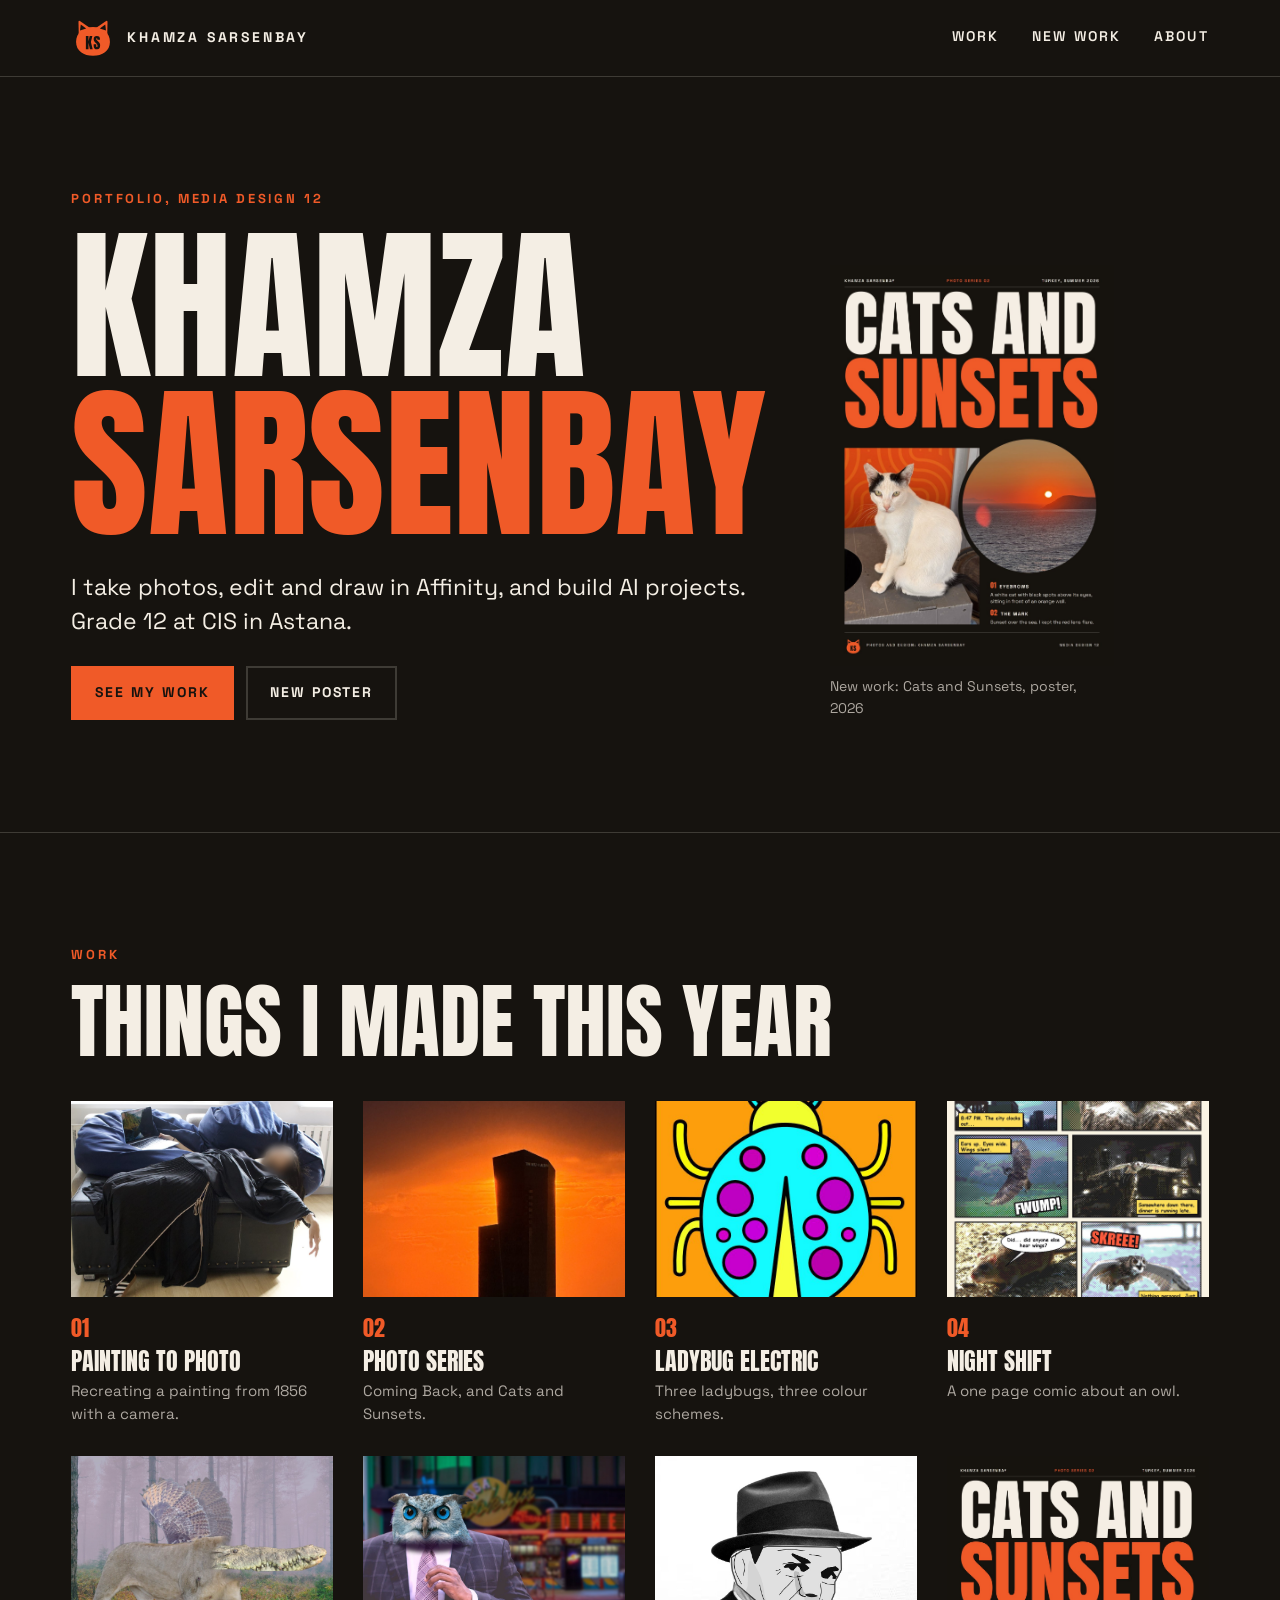
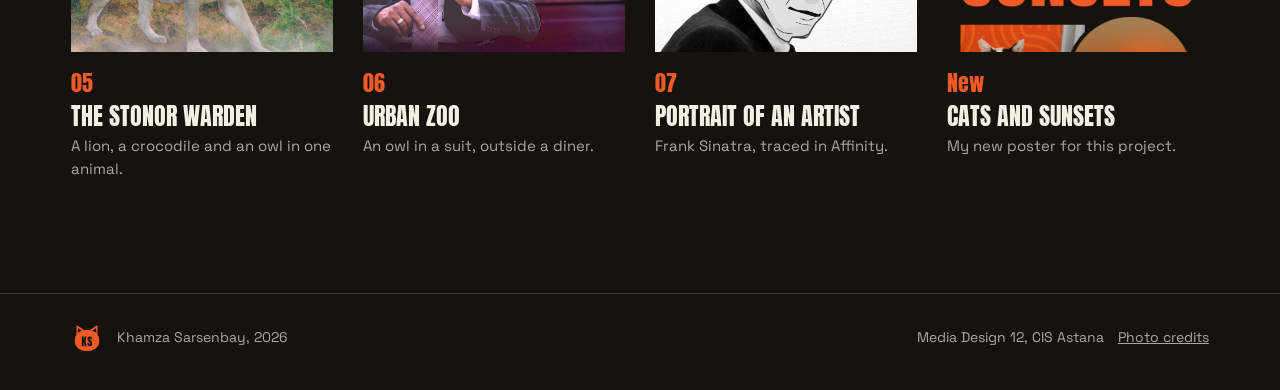
<file: index.html>
<!doctype html>
<html lang="en">
<head>
<meta charset="utf-8">
<meta name="viewport" content="width=device-width, initial-scale=1">
<title>Khamza Sarsenbay</title>
<meta name="description" content="Portfolio of Khamza Sarsenbay: photos, Affinity work and a new poster.">
<link rel="icon" type="image/png" href="assets/logo/favicon-64.png">
<link rel="apple-touch-icon" href="assets/logo/apple-touch-icon.png">
<link rel="preload" href="assets/fonts/Anton-Regular.ttf" as="font" type="font/ttf" crossorigin>
<link rel="stylesheet" href="assets/style.css">
</head>
<body>
<header class="site-header">
  <div class="wrap">
    <a class="brand" href="index.html" aria-label="Khamza Sarsenbay, home"><img src="assets/logo/logo-primary.svg" alt="KS logo" width="44" height="44"><span>Khamza Sarsenbay</span></a>
    <nav class="nav" aria-label="Main"><a href="work.html">Work</a><a href="new-work.html">New work</a><a href="about.html">About</a></nav>
  </div>
</header>
<main>

<section class="section hero">
  <div class="wrap">
    <div>
      <p class="eyebrow">Portfolio, Media Design 12</p>
      <h1>Khamza <span class="accent">Sarsenbay</span></h1>
      <p class="lead" style="margin-top:28px">I take photos, edit and draw in Affinity, and build AI projects. Grade 12 at CIS in Astana.</p>
      <div class="btns"><a class="btn" href="work.html">See my work</a><a class="btn ghost" href="new-work.html">New poster</a></div>
    </div>
    <figure>
      <a href="new-work.html"><img src="assets/img/poster.jpg" alt="Poster with the title Cats and Sunsets, a white cat photo and a round sunset photo" width="1273" height="1800"></a>
      <figcaption>New work: Cats and Sunsets, poster, 2026</figcaption>
    </figure>
  </div>
</section>
<section class="section">
  <div class="wrap">
    <p class="eyebrow">Work</p>
    <h2>Things I made this year</h2>
    <div class="cards"><a class="card" href="work.html#chatterton"><div class="thumb"><img src="assets/img/chatterton.jpg" alt="" loading="lazy"></div><span class="num">01</span><h3>Painting to Photo</h3><p>Recreating a painting from 1856 with a camera.</p></a><a class="card" href="work.html#photo-series"><div class="thumb"><img src="assets/img/ps-silhouette.jpg" alt="" loading="lazy"></div><span class="num">02</span><h3>Photo Series</h3><p>Coming Back, and Cats and Sunsets.</p></a><a class="card" href="work.html#ladybug"><div class="thumb"><img src="assets/img/ladybug-1.jpg" alt="" loading="lazy"></div><span class="num">03</span><h3>Ladybug Electric</h3><p>Three ladybugs, three colour schemes.</p></a><a class="card" href="work.html#night-shift"><div class="thumb"><img src="assets/img/night-shift.jpg" alt="" loading="lazy"></div><span class="num">04</span><h3>Night Shift</h3><p>A one page comic about an owl.</p></a><a class="card" href="work.html#chimera"><div class="thumb"><img src="assets/img/chimera.jpg" alt="" loading="lazy"></div><span class="num">05</span><h3>The Stonor Warden</h3><p>A lion, a crocodile and an owl in one animal.</p></a><a class="card" href="work.html#urban-zoo"><div class="thumb"><img src="assets/img/urban-zoo.jpg" alt="" loading="lazy"></div><span class="num">06</span><h3>Urban Zoo</h3><p>An owl in a suit, outside a diner.</p></a><a class="card" href="work.html#portrait"><div class="thumb"><img src="assets/img/frank.jpg" alt="" loading="lazy" style="object-position:50% 30%"></div><span class="num">07</span><h3>Portrait of an Artist</h3><p>Frank Sinatra, traced in Affinity.</p></a><a class="card" href="new-work.html"><div class="thumb"><img src="assets/img/poster.jpg" alt="" loading="lazy" style="object-position:50% 0"></div><span class="num">New</span><h3>Cats and Sunsets</h3><p>My new poster for this project.</p></a></div>
  </div>
</section>

</main>
<footer class="site-footer">
  <div class="wrap">
    <img src="assets/logo/logo-primary.svg" alt="" width="32" height="32">
    <span>Khamza Sarsenbay, 2026</span>
    <span class="spacer"></span>
    <span>Media Design 12, CIS Astana</span>
    <a href="credits.html">Photo credits</a>
  </div>
</footer>
</body>
</html>
</file>
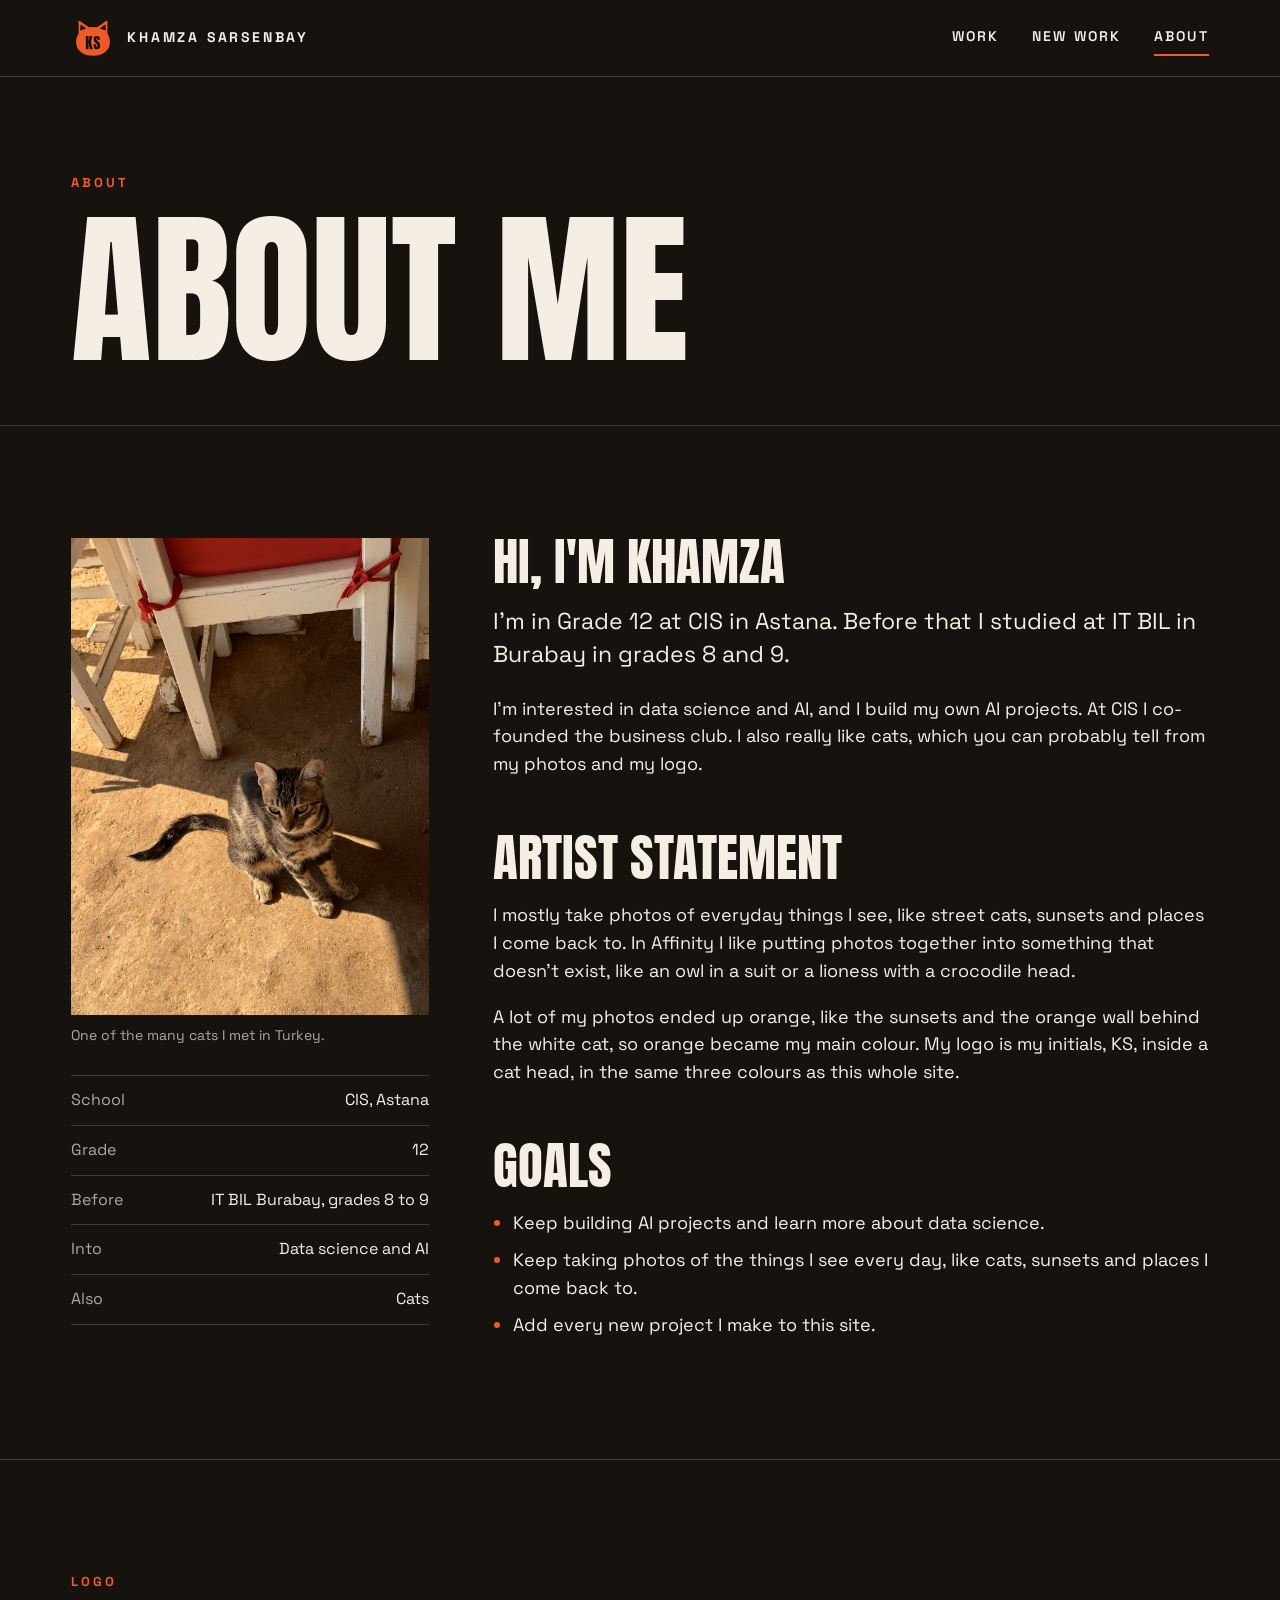
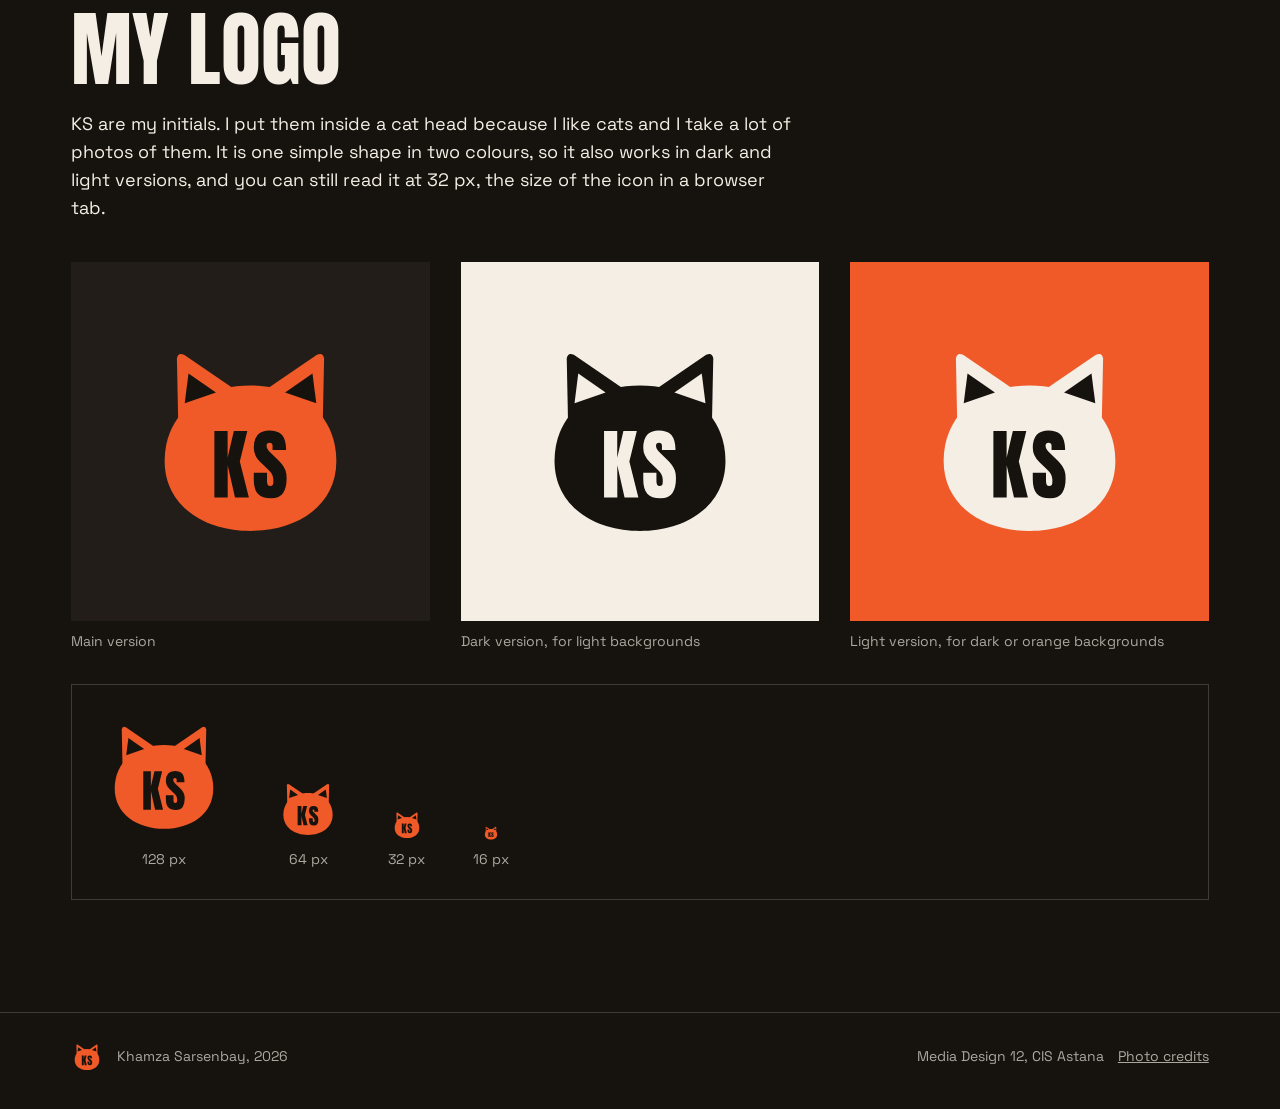
<file: about.html>
<!doctype html>
<html lang="en">
<head>
<meta charset="utf-8">
<meta name="viewport" content="width=device-width, initial-scale=1">
<title>About | Khamza Sarsenbay</title>
<meta name="description" content="About Khamza Sarsenbay.">
<link rel="icon" type="image/png" href="assets/logo/favicon-64.png">
<link rel="apple-touch-icon" href="assets/logo/apple-touch-icon.png">
<link rel="preload" href="assets/fonts/Anton-Regular.ttf" as="font" type="font/ttf" crossorigin>
<link rel="stylesheet" href="assets/style.css">
</head>
<body>
<header class="site-header">
  <div class="wrap">
    <a class="brand" href="index.html" aria-label="Khamza Sarsenbay, home"><img src="assets/logo/logo-primary.svg" alt="KS logo" width="44" height="44"><span>Khamza Sarsenbay</span></a>
    <nav class="nav" aria-label="Main"><a href="work.html">Work</a><a href="new-work.html">New work</a><a href="about.html" aria-current="page">About</a></nav>
  </div>
</header>
<main>

<section class="page-head">
  <div class="wrap">
    <p class="eyebrow">About</p>
    <h1>About me</h1>
  </div>
</section>
<section class="section about">
  <div class="wrap">
    <div>
      <img src="assets/img/ps-tabby.jpg" alt="A tabby kitten sitting in the sun next to a chair" loading="lazy">
      <p class="caption">One of the many cats I met in Turkey.</p>
      <ul class="facts" style="margin-top:28px">
        <li><span>School</span><span>CIS, Astana</span></li>
        <li><span>Grade</span><span>12</span></li>
        <li><span>Before</span><span>IT BIL Burabay, grades 8 to 9</span></li>
        <li><span>Into</span><span>Data science and AI</span></li>
        <li><span>Also</span><span>Cats</span></li>
      </ul>
    </div>
    <div>
      <div class="block">
        <h2>Hi, I'm Khamza</h2>
        <p class="lead">I'm in Grade 12 at CIS in Astana. Before that I studied at IT BIL in Burabay in grades 8 and 9.</p>
        <p>I'm interested in data science and AI, and I build my own AI projects. At CIS I co-founded the business club. I also really like cats, which you can probably tell from my photos and my logo.</p>
      </div>
      <div class="block">
        <h2>Artist statement</h2>
        <p>I mostly take photos of everyday things I see, like street cats, sunsets and places I come back to. In Affinity I like putting photos together into something that doesn't exist, like an owl in a suit or a lioness with a crocodile head.</p>
        <p>A lot of my photos ended up orange, like the sunsets and the orange wall behind the white cat, so orange became my main colour. My logo is my initials, KS, inside a cat head, in the same three colours as this whole site.</p>
      </div>
      <div class="block">
        <h2>Goals</h2>
        <ul>
          <li>Keep building AI projects and learn more about data science.</li>
          <li>Keep taking photos of the things I see every day, like cats, sunsets and places I come back to.</li>
          <li>Add every new project I make to this site.</li>
        </ul>
      </div>
    </div>
  </div>
</section>
<section class="section logo-show">
  <div class="wrap">
    <p class="eyebrow">Logo</p>
    <h2>My logo</h2>
    <p class="intro">KS are my initials. I put them inside a cat head because I like cats and I take a lot of photos of them. It is one simple shape in two colours, so it also works in dark and light versions, and you can still read it at 32 px, the size of the icon in a browser tab.</p>
    <div class="logo-grid">
      <figure><div class="logo-tile"><img src="assets/logo/logo-primary.svg" alt="KS logo: an orange cat head with KS in dark letters"></div><figcaption class="caption">Main version</figcaption></figure>
      <figure><div class="logo-tile cream"><img src="assets/logo/logo-dark.svg" alt="KS logo: a dark cat head with KS in cream letters"></div><figcaption class="caption">Dark version, for light backgrounds</figcaption></figure>
      <figure><div class="logo-tile orange"><img src="assets/logo/logo-cream.svg" alt="KS logo: a cream cat head with KS in dark letters"></div><figcaption class="caption">Light version, for dark or orange backgrounds</figcaption></figure>
    </div>
    <div class="logo-sizes">
      <div><img src="assets/logo/logo-primary.svg" alt="" width="128" height="128"><span class="caption">128 px</span></div>
      <div><img src="assets/logo/logo-primary.svg" alt="" width="64" height="64"><span class="caption">64 px</span></div>
      <div><img src="assets/logo/logo-primary.svg" alt="" width="32" height="32"><span class="caption">32 px</span></div>
      <div><img src="assets/logo/logo-primary.svg" alt="" width="16" height="16"><span class="caption">16 px</span></div>
    </div>
  </div>
</section>

</main>
<footer class="site-footer">
  <div class="wrap">
    <img src="assets/logo/logo-primary.svg" alt="" width="32" height="32">
    <span>Khamza Sarsenbay, 2026</span>
    <span class="spacer"></span>
    <span>Media Design 12, CIS Astana</span>
    <a href="credits.html">Photo credits</a>
  </div>
</footer>
</body>
</html>
</file>
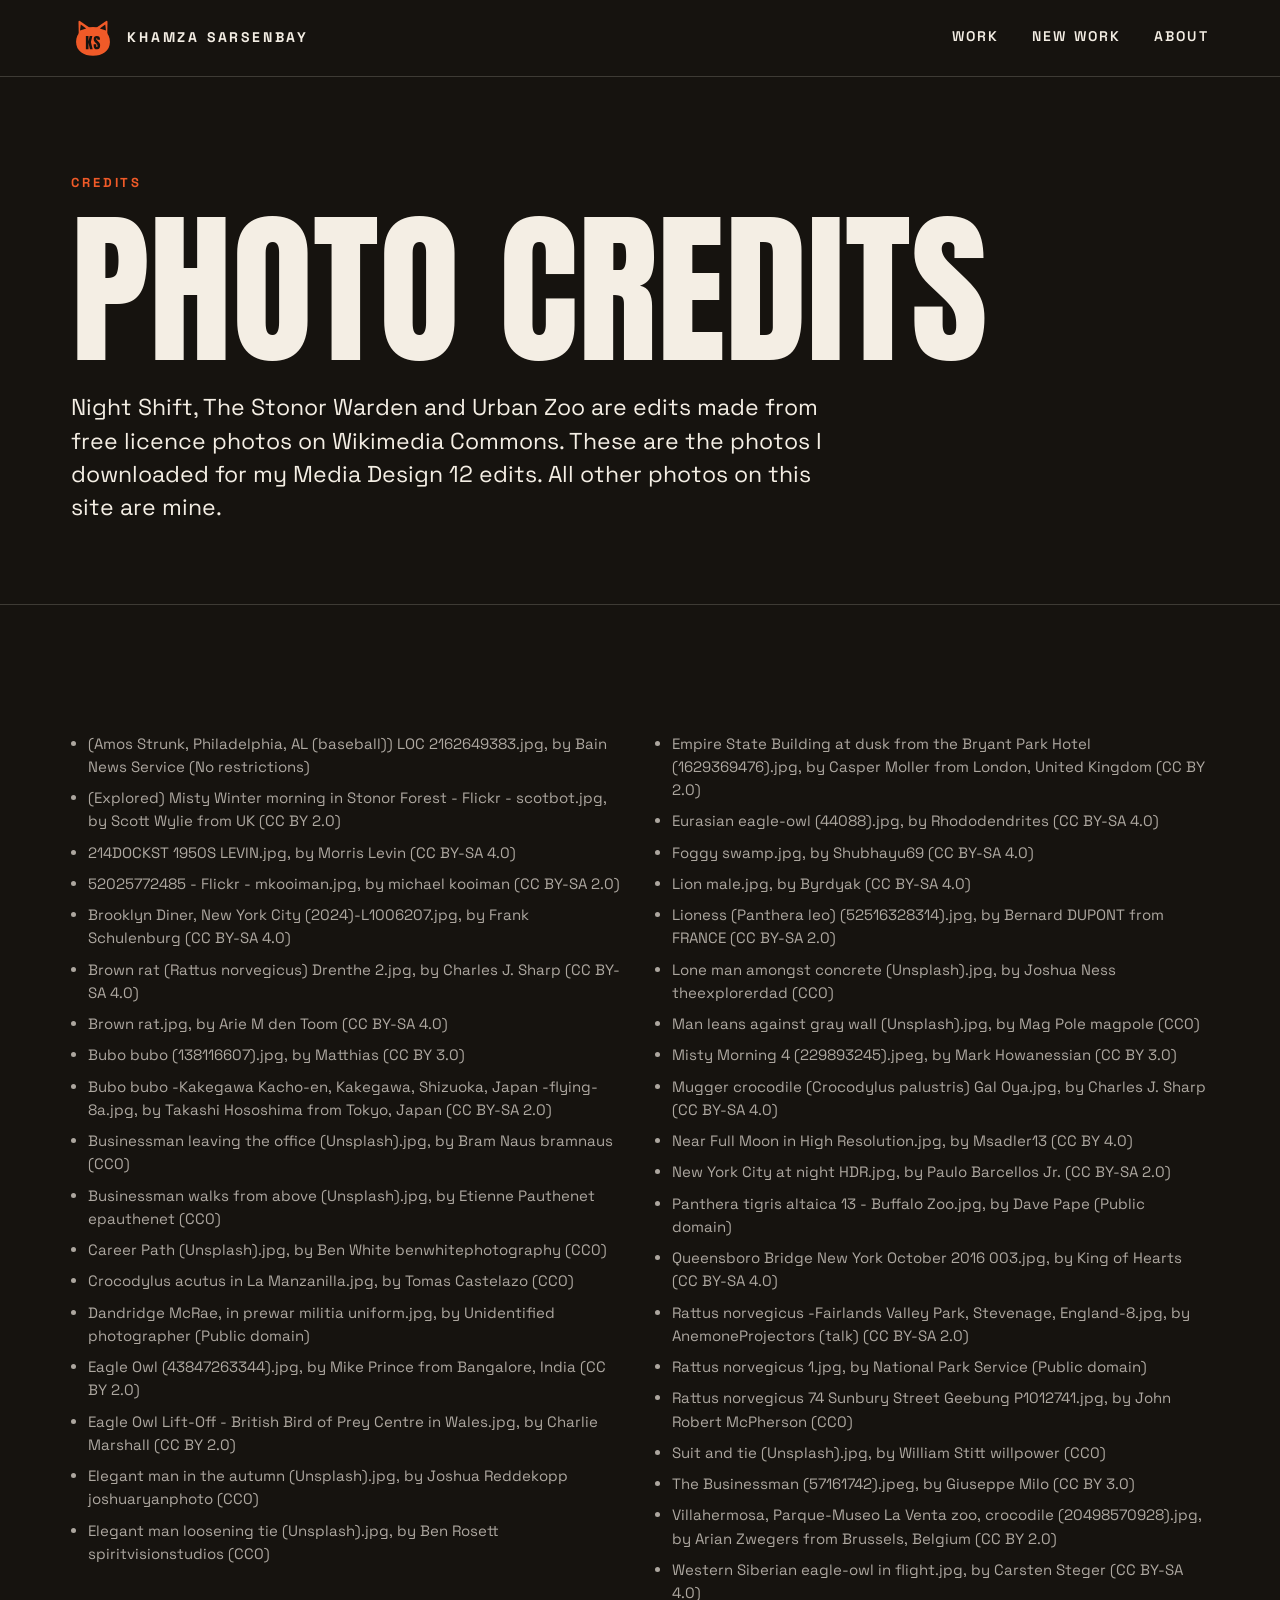
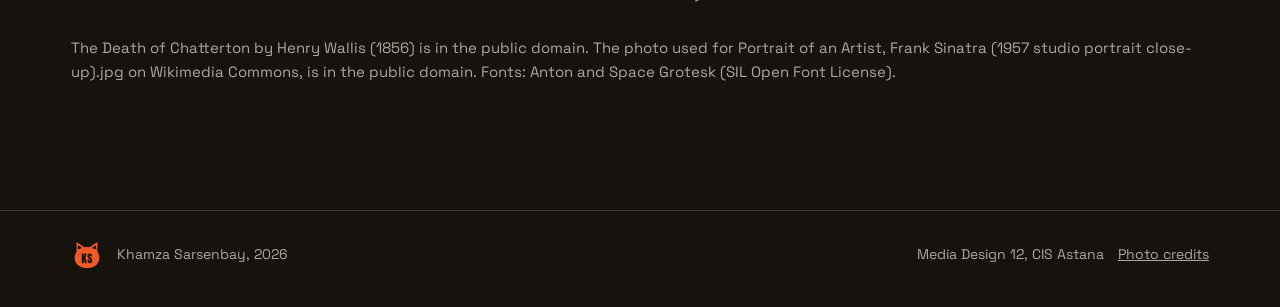
<file: credits.html>
<!doctype html>
<html lang="en">
<head>
<meta charset="utf-8">
<meta name="viewport" content="width=device-width, initial-scale=1">
<title>Photo credits | Khamza Sarsenbay</title>
<meta name="description" content="Photo credits for Khamza Sarsenbay&#x27;s portfolio.">
<link rel="icon" type="image/png" href="assets/logo/favicon-64.png">
<link rel="apple-touch-icon" href="assets/logo/apple-touch-icon.png">
<link rel="preload" href="assets/fonts/Anton-Regular.ttf" as="font" type="font/ttf" crossorigin>
<link rel="stylesheet" href="assets/style.css">
</head>
<body>
<header class="site-header">
  <div class="wrap">
    <a class="brand" href="index.html" aria-label="Khamza Sarsenbay, home"><img src="assets/logo/logo-primary.svg" alt="KS logo" width="44" height="44"><span>Khamza Sarsenbay</span></a>
    <nav class="nav" aria-label="Main"><a href="work.html">Work</a><a href="new-work.html">New work</a><a href="about.html">About</a></nav>
  </div>
</header>
<main>

<section class="page-head">
  <div class="wrap">
    <p class="eyebrow">Credits</p>
    <h1>Photo credits</h1>
    <p class="lead">Night Shift, The Stonor Warden and Urban Zoo are edits made from free licence photos on Wikimedia Commons. These are the photos I downloaded for my Media Design 12 edits. All other photos on this site are mine.</p>
  </div>
</section>
<section class="section"><div class="wrap"><ul class="credits"><li>(Amos Strunk, Philadelphia, AL (baseball)) LOC 2162649383.jpg, by Bain News Service (No restrictions)</li><li>(Explored) Misty Winter morning in Stonor Forest - Flickr - scotbot.jpg, by Scott Wylie from UK (CC BY 2.0)</li><li>214DOCKST 1950S LEVIN.jpg, by Morris Levin (CC BY-SA 4.0)</li><li>52025772485 - Flickr - mkooiman.jpg, by michael kooiman (CC BY-SA 2.0)</li><li>Brooklyn Diner, New York City (2024)-L1006207.jpg, by Frank Schulenburg (CC BY-SA 4.0)</li><li>Brown rat (Rattus norvegicus) Drenthe 2.jpg, by Charles J. Sharp (CC BY-SA 4.0)</li><li>Brown rat.jpg, by Arie M den Toom (CC BY-SA 4.0)</li><li>Bubo bubo (138116607).jpg, by Matthias (CC BY 3.0)</li><li>Bubo bubo -Kakegawa Kacho-en, Kakegawa, Shizuoka, Japan -flying-8a.jpg, by Takashi Hososhima from Tokyo, Japan (CC BY-SA 2.0)</li><li>Businessman leaving the office (Unsplash).jpg, by Bram Naus bramnaus (CC0)</li><li>Businessman walks from above (Unsplash).jpg, by Etienne Pauthenet epauthenet (CC0)</li><li>Career Path (Unsplash).jpg, by Ben White benwhitephotography (CC0)</li><li>Crocodylus acutus in La Manzanilla.jpg, by Tomas Castelazo (CC0)</li><li>Dandridge McRae, in prewar militia uniform.jpg, by Unidentified photographer (Public domain)</li><li>Eagle Owl (43847263344).jpg, by Mike Prince from Bangalore, India (CC BY 2.0)</li><li>Eagle Owl Lift-Off - British Bird of Prey Centre in Wales.jpg, by Charlie Marshall (CC BY 2.0)</li><li>Elegant man in the autumn (Unsplash).jpg, by Joshua Reddekopp joshuaryanphoto (CC0)</li><li>Elegant man loosening tie (Unsplash).jpg, by Ben Rosett spiritvisionstudios (CC0)</li><li>Empire State Building at dusk from the Bryant Park Hotel (1629369476).jpg, by Casper Moller from London, United Kingdom (CC BY 2.0)</li><li>Eurasian eagle-owl (44088).jpg, by Rhododendrites (CC BY-SA 4.0)</li><li>Foggy swamp.jpg, by Shubhayu69 (CC BY-SA 4.0)</li><li>Lion male.jpg, by Byrdyak (CC BY-SA 4.0)</li><li>Lioness (Panthera leo) (52516328314).jpg, by Bernard DUPONT from FRANCE (CC BY-SA 2.0)</li><li>Lone man amongst concrete (Unsplash).jpg, by Joshua Ness theexplorerdad (CC0)</li><li>Man leans against gray wall (Unsplash).jpg, by Mag Pole magpole (CC0)</li><li>Misty Morning 4 (229893245).jpeg, by Mark Howanessian (CC BY 3.0)</li><li>Mugger crocodile (Crocodylus palustris) Gal Oya.jpg, by Charles J. Sharp (CC BY-SA 4.0)</li><li>Near Full Moon in High Resolution.jpg, by Msadler13 (CC BY 4.0)</li><li>New York City at night HDR.jpg, by Paulo Barcellos Jr. (CC BY-SA 2.0)</li><li>Panthera tigris altaica 13 - Buffalo Zoo.jpg, by Dave Pape (Public domain)</li><li>Queensboro Bridge New York October 2016 003.jpg, by King of Hearts (CC BY-SA 4.0)</li><li>Rattus norvegicus -Fairlands Valley Park, Stevenage, England-8.jpg, by AnemoneProjectors (talk) (CC BY-SA 2.0)</li><li>Rattus norvegicus 1.jpg, by National Park Service (Public domain)</li><li>Rattus norvegicus 74 Sunbury Street Geebung P1012741.jpg, by John Robert McPherson (CC0)</li><li>Suit and tie (Unsplash).jpg, by William Stitt willpower (CC0)</li><li>The Businessman (57161742).jpeg, by Giuseppe Milo (CC BY 3.0)</li><li>Villahermosa, Parque-Museo La Venta zoo, crocodile (20498570928).jpg, by Arian Zwegers from Brussels, Belgium (CC BY 2.0)</li><li>Western Siberian eagle-owl in flight.jpg, by Carsten Steger (CC BY-SA 4.0)</li></ul>
<p class="muted" style="margin-top:32px;font-size:15px">The Death of Chatterton by Henry Wallis (1856) is in the public domain. The photo used for Portrait of an Artist, Frank Sinatra (1957 studio portrait close-up).jpg on Wikimedia Commons, is in the public domain. Fonts: Anton and Space Grotesk (SIL Open Font License).</p></div></section>

</main>
<footer class="site-footer">
  <div class="wrap">
    <img src="assets/logo/logo-primary.svg" alt="" width="32" height="32">
    <span>Khamza Sarsenbay, 2026</span>
    <span class="spacer"></span>
    <span>Media Design 12, CIS Astana</span>
    <a href="credits.html">Photo credits</a>
  </div>
</footer>
</body>
</html>
</file>
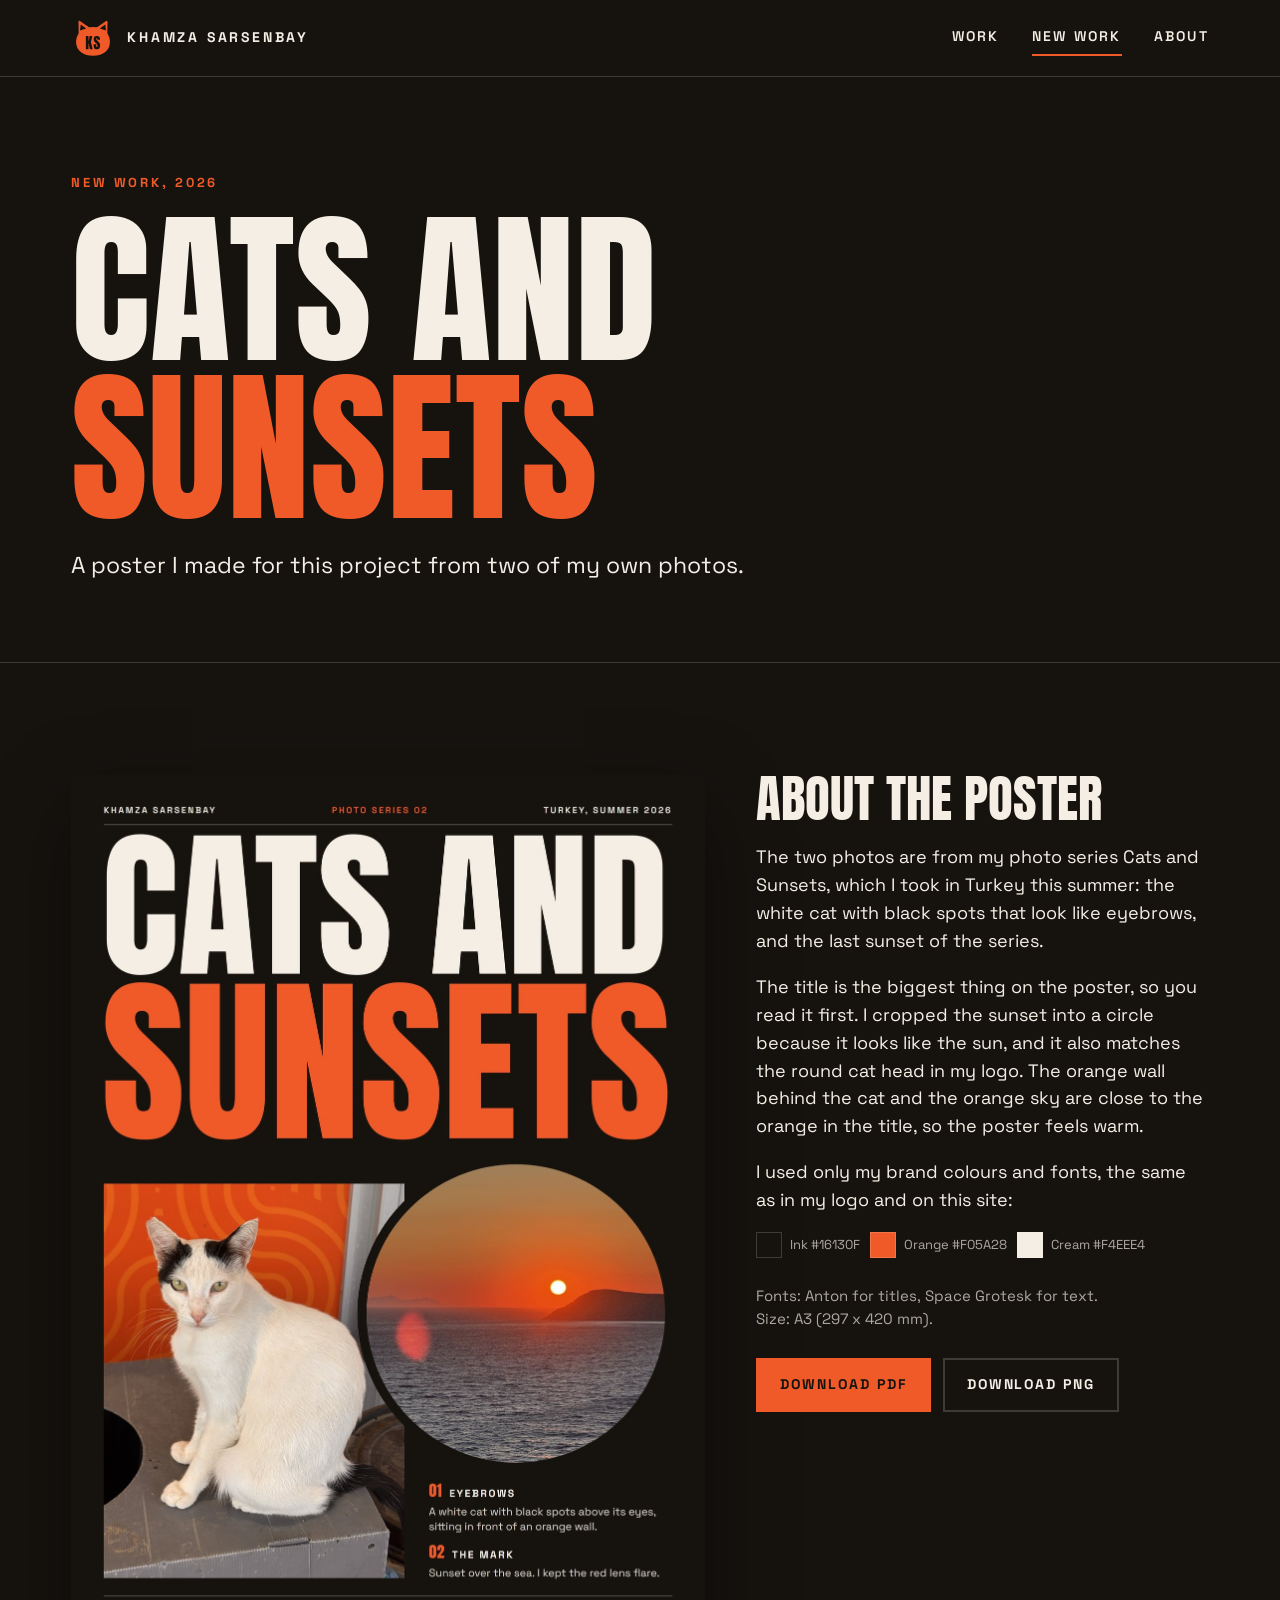
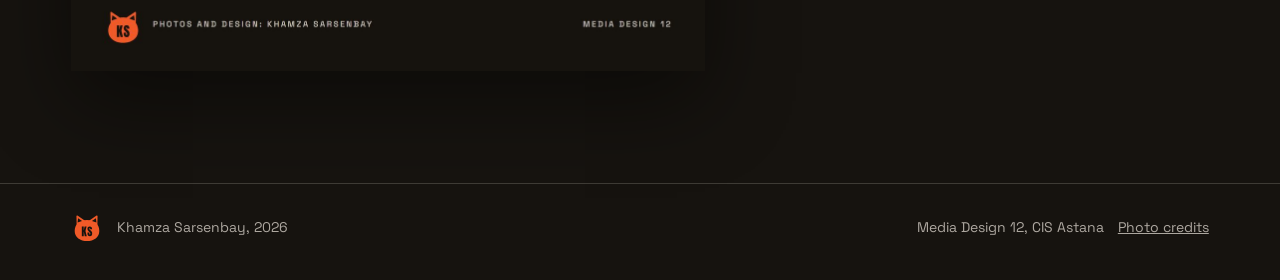
<file: new-work.html>
<!doctype html>
<html lang="en">
<head>
<meta charset="utf-8">
<meta name="viewport" content="width=device-width, initial-scale=1">
<title>New work | Khamza Sarsenbay</title>
<meta name="description" content="Cats and Sunsets, a poster by Khamza Sarsenbay.">
<link rel="icon" type="image/png" href="assets/logo/favicon-64.png">
<link rel="apple-touch-icon" href="assets/logo/apple-touch-icon.png">
<link rel="preload" href="assets/fonts/Anton-Regular.ttf" as="font" type="font/ttf" crossorigin>
<link rel="stylesheet" href="assets/style.css">
</head>
<body>
<header class="site-header">
  <div class="wrap">
    <a class="brand" href="index.html" aria-label="Khamza Sarsenbay, home"><img src="assets/logo/logo-primary.svg" alt="KS logo" width="44" height="44"><span>Khamza Sarsenbay</span></a>
    <nav class="nav" aria-label="Main"><a href="work.html">Work</a><a href="new-work.html" aria-current="page">New work</a><a href="about.html">About</a></nav>
  </div>
</header>
<main>

<section class="page-head">
  <div class="wrap">
    <p class="eyebrow">New work, 2026</p>
    <h1>Cats and <span class="accent">Sunsets</span></h1>
    <p class="lead">A poster I made for this project from two of my own photos.</p>
  </div>
</section>
<section class="section feature">
  <div class="wrap">
    <figure style="margin:0">
      <a href="downloads/cats-and-sunsets-poster.png"><img src="assets/img/poster.jpg" alt="Poster with the title Cats and Sunsets, a white cat photo and a round sunset photo" width="1273" height="1800"></a>
    </figure>
    <div>
      <h2 style="font-size:clamp(32px,4vw,52px);margin-bottom:20px">About the poster</h2>
      <p>The two photos are from my photo series Cats and Sunsets, which I took in Turkey this summer: the white cat with black spots that look like eyebrows, and the last sunset of the series.</p>
      <p>The title is the biggest thing on the poster, so you read it first. I cropped the sunset into a circle because it looks like the sun, and it also matches the round cat head in my logo. The orange wall behind the cat and the orange sky are close to the orange in the title, so the poster feels warm.</p>
      <p>I used only my brand colours and fonts, the same as in my logo and on this site:</p>
      <div class="swatches">
        <span class="swatch"><i style="background:#16130F"></i>Ink #16130F</span>
        <span class="swatch"><i style="background:#F05A28"></i>Orange #F05A28</span>
        <span class="swatch"><i style="background:#F4EEE4"></i>Cream #F4EEE4</span>
      </div>
      <p class="muted" style="font-size:15px">Fonts: Anton for titles, Space Grotesk for text.<br>Size: A3 (297 x 420 mm).</p>
      <div class="btns"><a class="btn" href="downloads/cats-and-sunsets-poster.pdf">Download PDF</a><a class="btn ghost" href="downloads/cats-and-sunsets-poster.png">Download PNG</a></div>
    </div>
  </div>
</section>

</main>
<footer class="site-footer">
  <div class="wrap">
    <img src="assets/logo/logo-primary.svg" alt="" width="32" height="32">
    <span>Khamza Sarsenbay, 2026</span>
    <span class="spacer"></span>
    <span>Media Design 12, CIS Astana</span>
    <a href="credits.html">Photo credits</a>
  </div>
</footer>
</body>
</html>
</file>
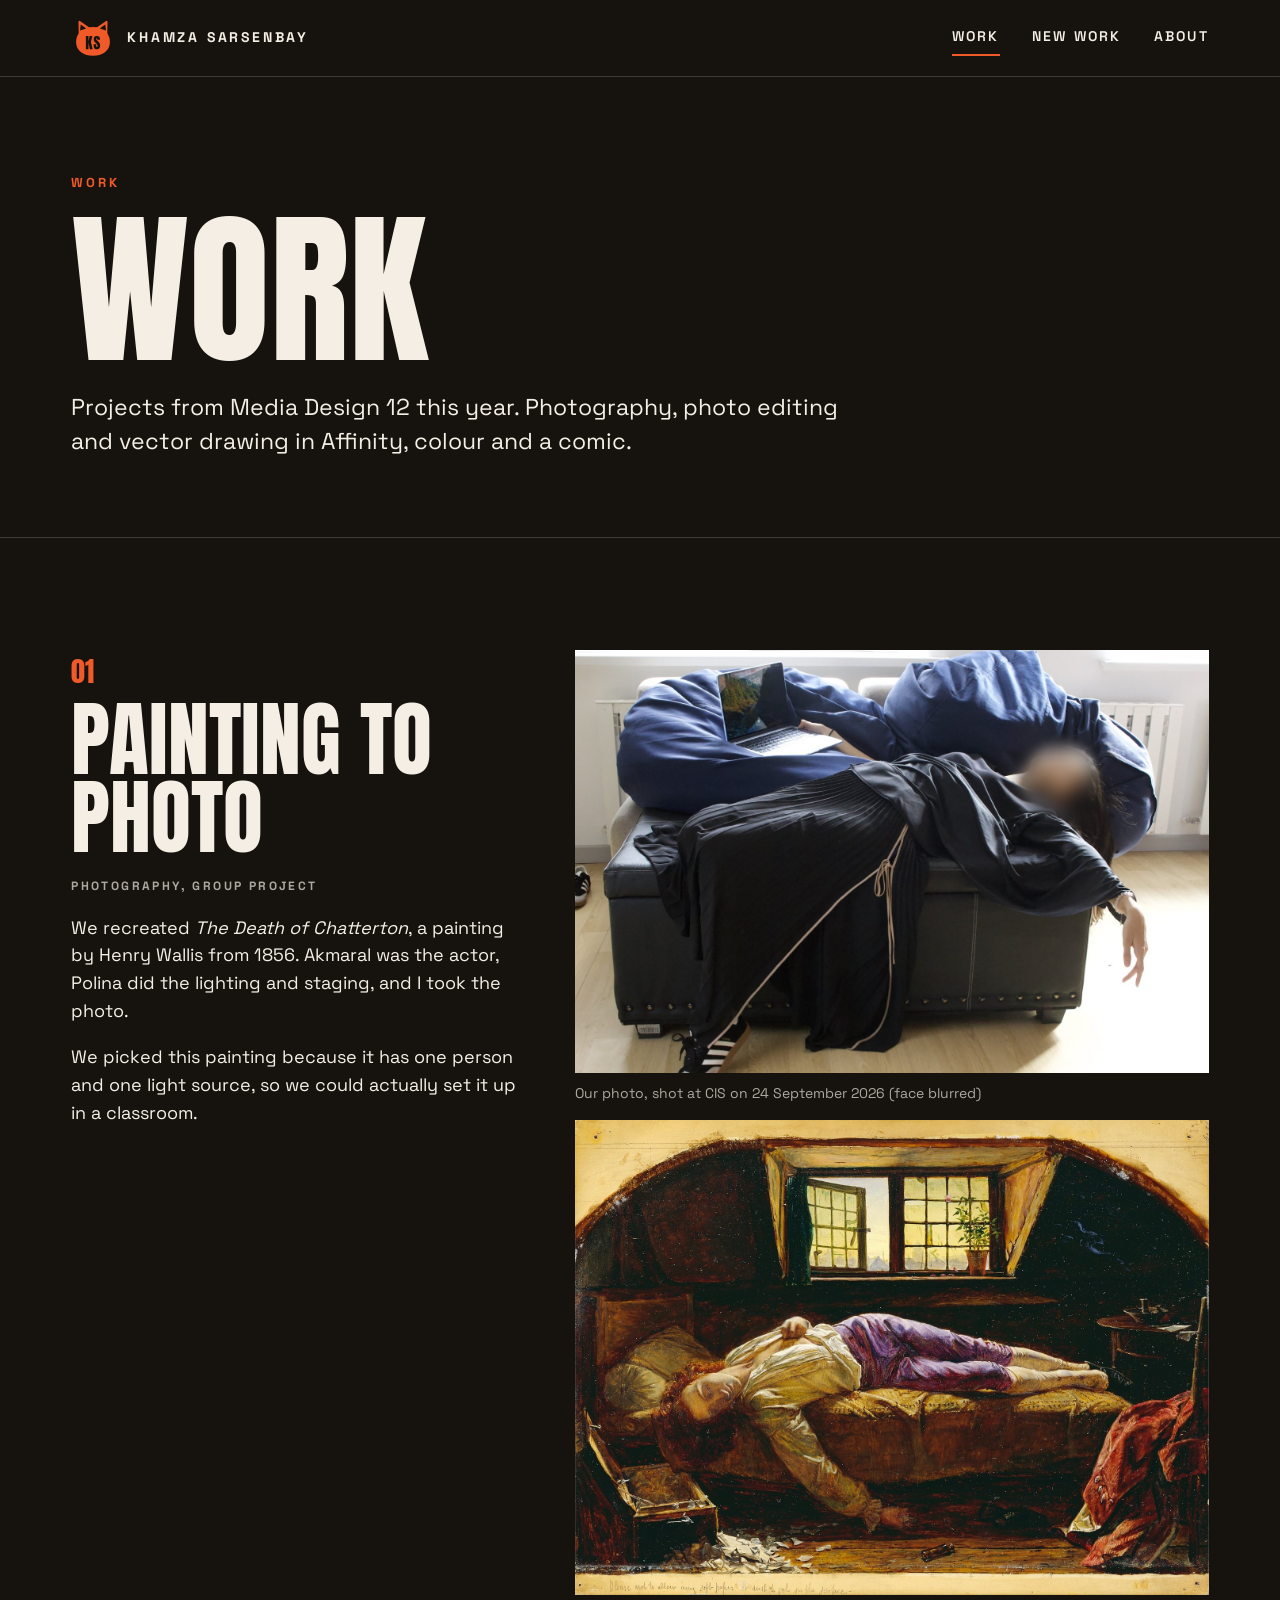
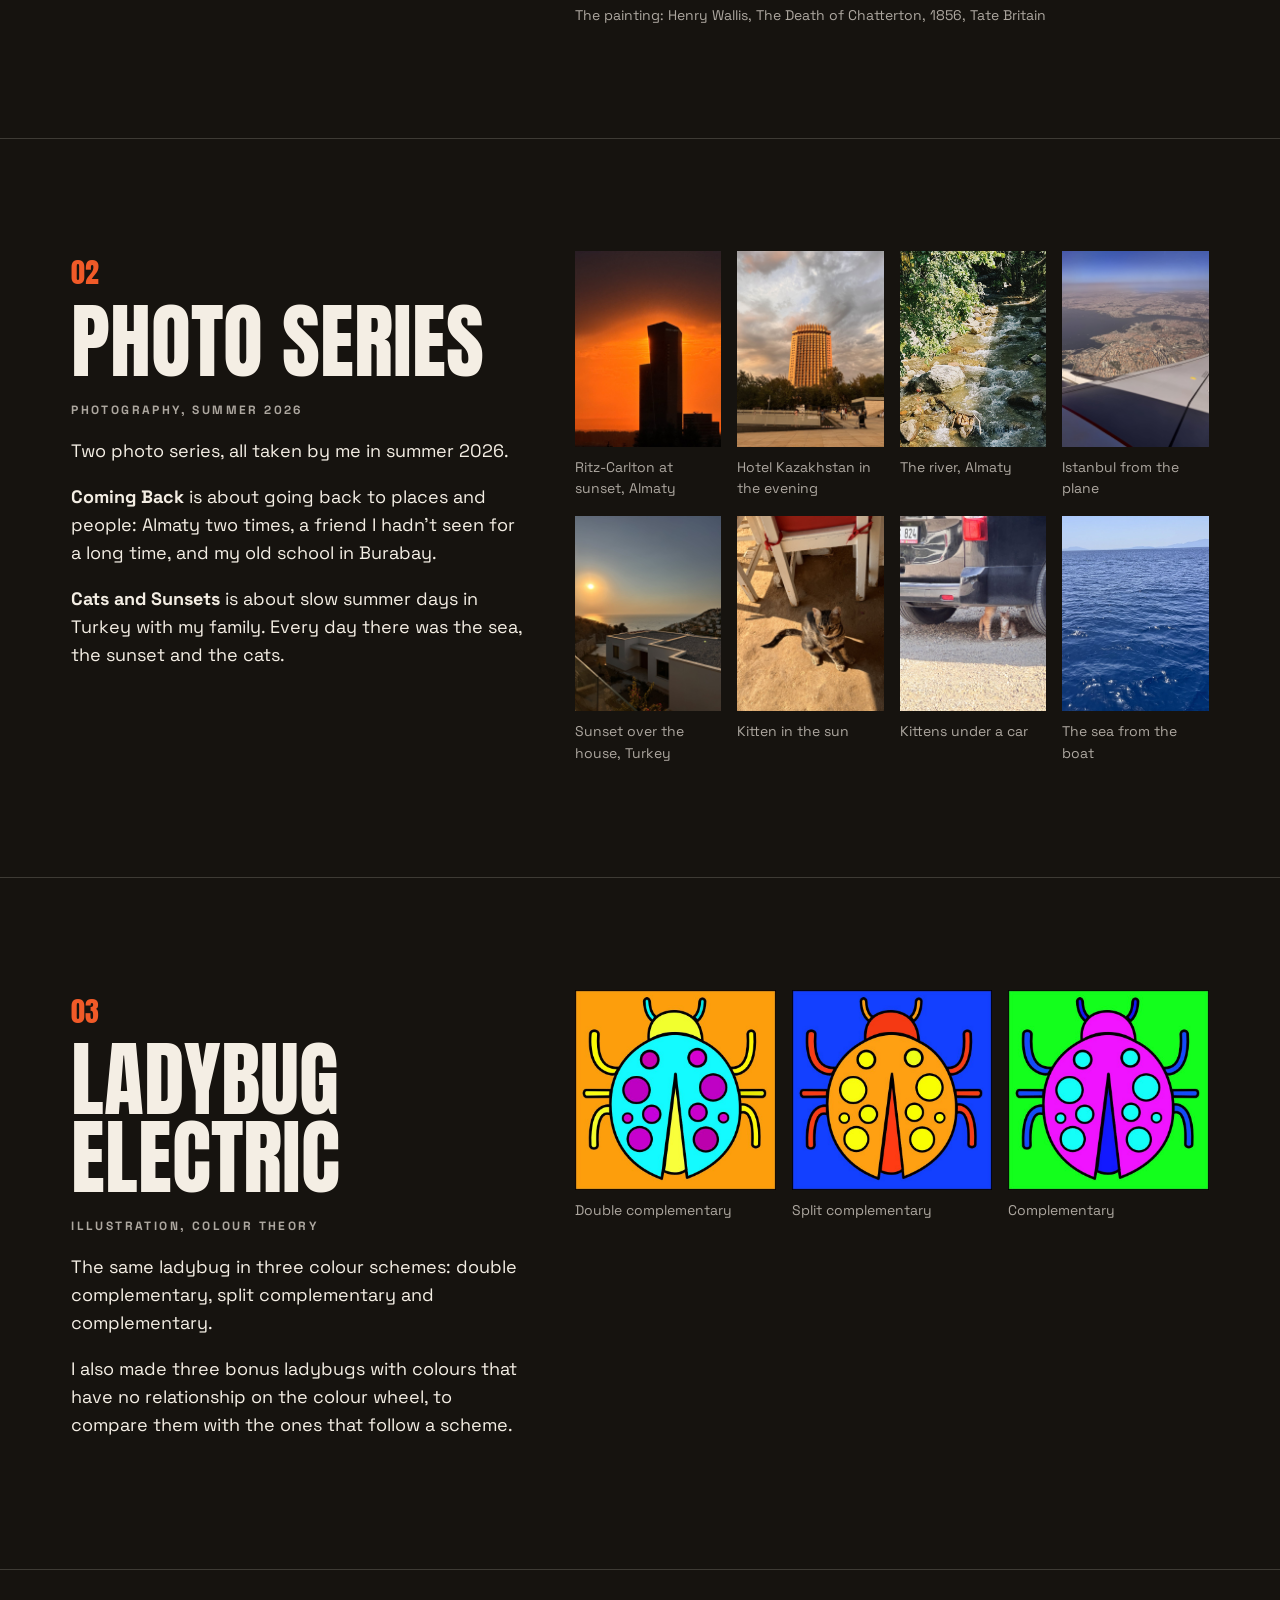
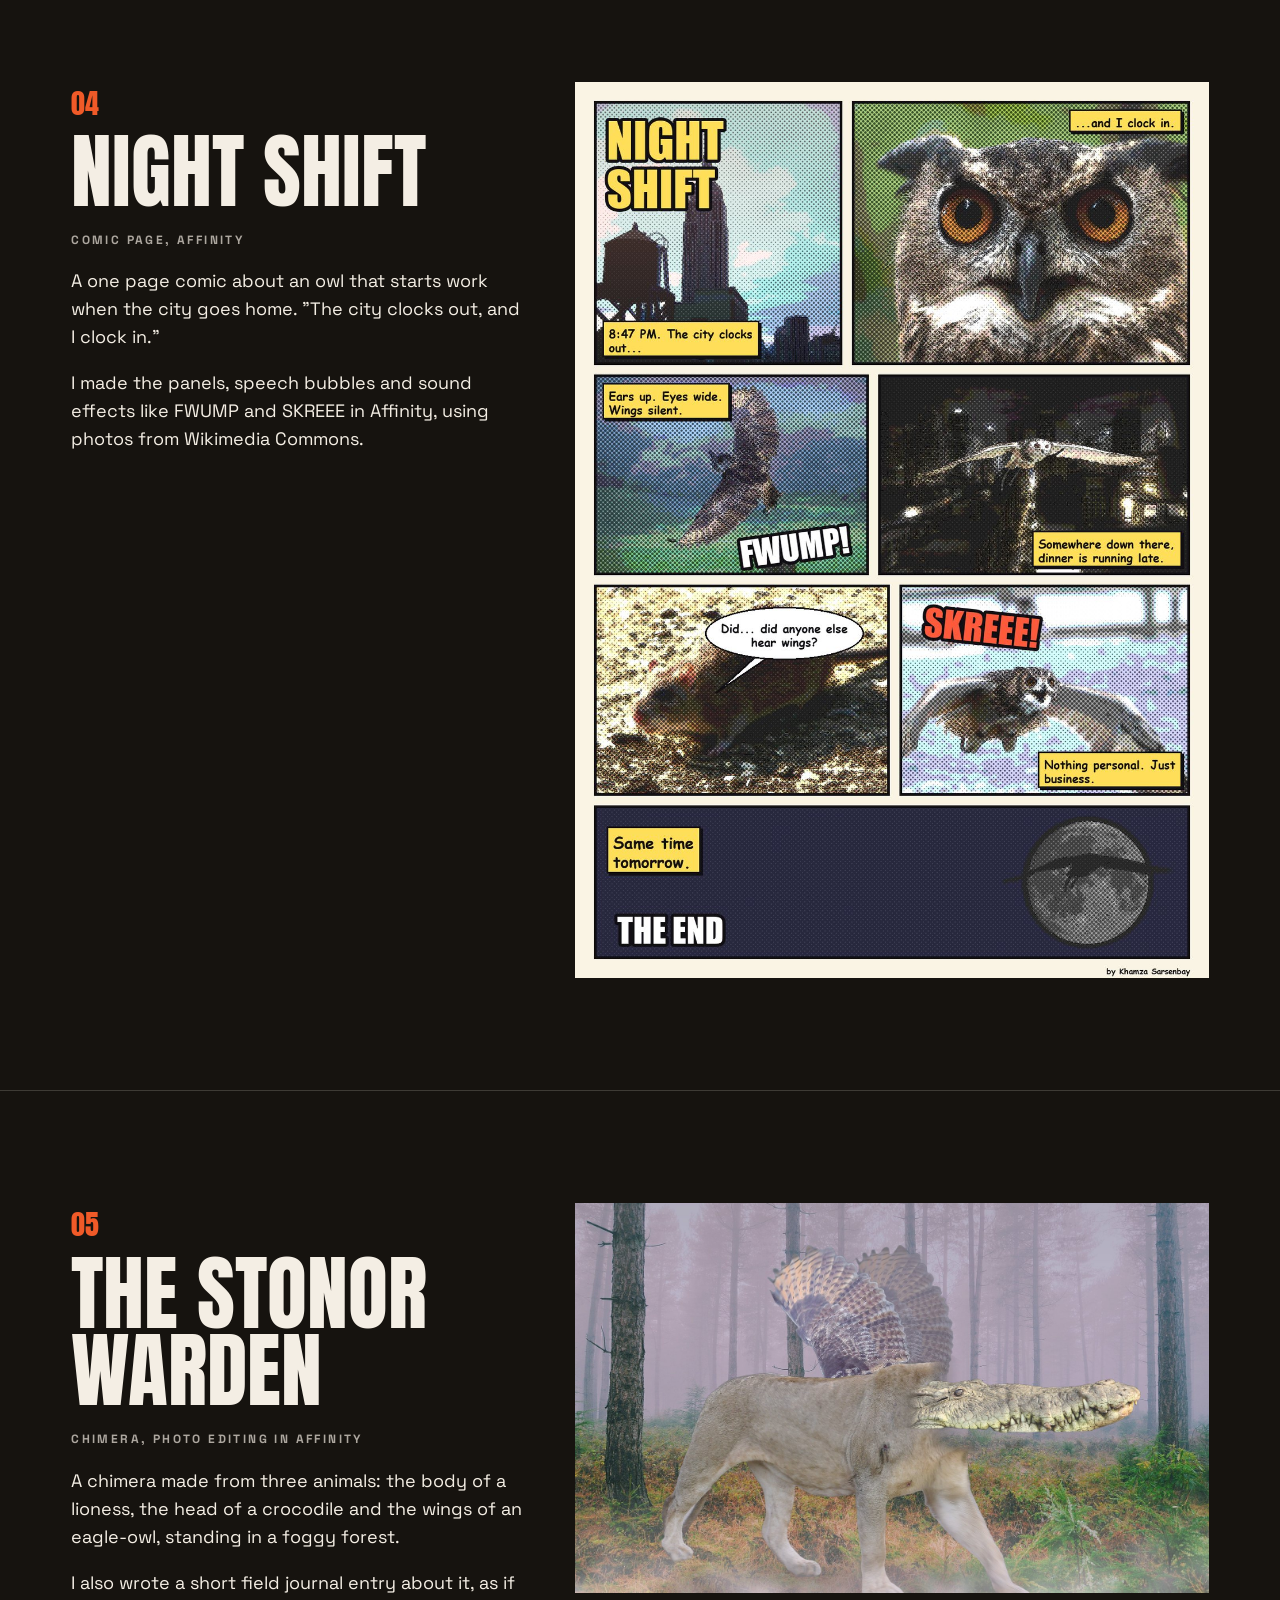
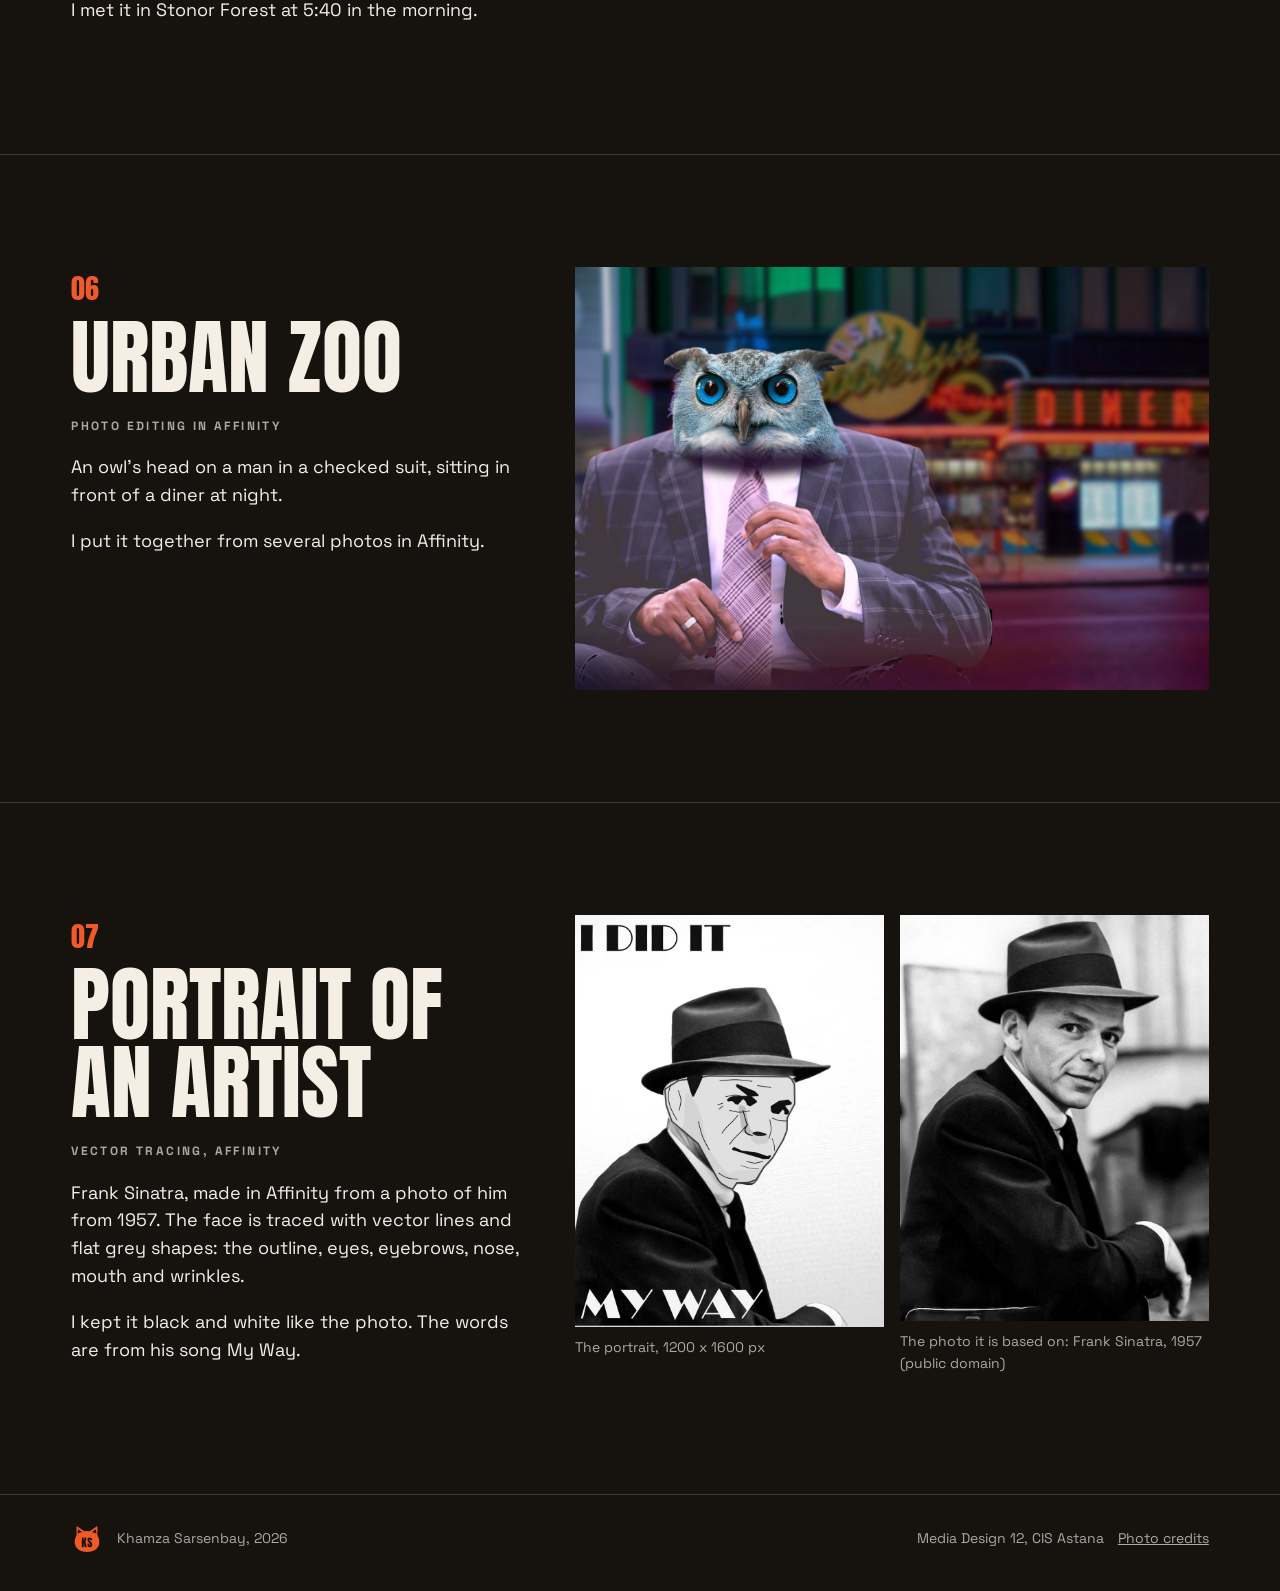
<file: work.html>
<!doctype html>
<html lang="en">
<head>
<meta charset="utf-8">
<meta name="viewport" content="width=device-width, initial-scale=1">
<title>Work | Khamza Sarsenbay</title>
<meta name="description" content="Media Design 12 projects by Khamza Sarsenbay.">
<link rel="icon" type="image/png" href="assets/logo/favicon-64.png">
<link rel="apple-touch-icon" href="assets/logo/apple-touch-icon.png">
<link rel="preload" href="assets/fonts/Anton-Regular.ttf" as="font" type="font/ttf" crossorigin>
<link rel="stylesheet" href="assets/style.css">
</head>
<body>
<header class="site-header">
  <div class="wrap">
    <a class="brand" href="index.html" aria-label="Khamza Sarsenbay, home"><img src="assets/logo/logo-primary.svg" alt="KS logo" width="44" height="44"><span>Khamza Sarsenbay</span></a>
    <nav class="nav" aria-label="Main"><a href="work.html" aria-current="page">Work</a><a href="new-work.html">New work</a><a href="about.html">About</a></nav>
  </div>
</header>
<main>

<section class="page-head">
  <div class="wrap">
    <p class="eyebrow">Work</p>
    <h1>Work</h1>
    <p class="lead">Projects from Media Design 12 this year. Photography, photo editing and vector drawing in Affinity, colour and a comic.</p>
  </div>
</section>
<section class="section project" id="chatterton">
  <div class="wrap">
    <div class="text"><span class="num">01</span><h2>Painting to Photo</h2><p class="tag">Photography, group project</p><p>We recreated <em>The Death of Chatterton</em>, a painting by Henry Wallis from 1856. Akmaral was the actor, Polina did the lighting and staging, and I took the photo.</p><p>We picked this painting because it has one person and one light source, so we could actually set it up in a classroom.</p></div>
    <div class="media"><figure><a href="assets/img/chatterton.jpg"><img src="assets/img/chatterton.jpg" alt="Our photo recreating The Death of Chatterton" loading="lazy"></a><figcaption class="caption">Our photo, shot at CIS on 24 September 2026 (face blurred)</figcaption></figure><figure><a href="assets/img/wallis-1856.jpg"><img src="assets/img/wallis-1856.jpg" alt="The Death of Chatterton by Henry Wallis, 1856" loading="lazy"></a><figcaption class="caption">The painting: Henry Wallis, The Death of Chatterton, 1856, Tate Britain</figcaption></figure></div>
  </div>
</section>
<section class="section project" id="photo-series">
  <div class="wrap">
    <div class="text"><span class="num">02</span><h2>Photo Series</h2><p class="tag">Photography, summer 2026</p><p>Two photo series, all taken by me in summer 2026.</p><p><strong>Coming Back</strong> is about going back to places and people: Almaty two times, a friend I hadn't seen for a long time, and my old school in Burabay.</p><p><strong>Cats and Sunsets</strong> is about slow summer days in Turkey with my family. Every day there was the sea, the sunset and the cats.</p></div>
    <div class="media four"><figure><a href="assets/img/ps-silhouette.jpg"><img src="assets/img/ps-silhouette.jpg" alt="Ritz-Carlton at sunset, Almaty" loading="lazy"></a><figcaption class="caption">Ritz-Carlton at sunset, Almaty</figcaption></figure><figure><a href="assets/img/ps-golden-hour.jpg"><img src="assets/img/ps-golden-hour.jpg" alt="Hotel Kazakhstan in the evening" loading="lazy"></a><figcaption class="caption">Hotel Kazakhstan in the evening</figcaption></figure><figure><a href="assets/img/ps-river.jpg"><img src="assets/img/ps-river.jpg" alt="The river, Almaty" loading="lazy"></a><figcaption class="caption">The river, Almaty</figcaption></figure><figure><a href="assets/img/ps-istanbul.jpg"><img src="assets/img/ps-istanbul.jpg" alt="Istanbul from the plane" loading="lazy"></a><figcaption class="caption">Istanbul from the plane</figcaption></figure><figure><a href="assets/img/ps-last-light.jpg"><img src="assets/img/ps-last-light.jpg" alt="Sunset over the house, Turkey" loading="lazy"></a><figcaption class="caption">Sunset over the house, Turkey</figcaption></figure><figure><a href="assets/img/ps-tabby.jpg"><img src="assets/img/ps-tabby.jpg" alt="Kitten in the sun" loading="lazy"></a><figcaption class="caption">Kitten in the sun</figcaption></figure><figure><a href="assets/img/ps-under-car.jpg"><img src="assets/img/ps-under-car.jpg" alt="Kittens under a car" loading="lazy"></a><figcaption class="caption">Kittens under a car</figcaption></figure><figure><a href="assets/img/ps-blue.jpg"><img src="assets/img/ps-blue.jpg" alt="The sea from the boat" loading="lazy"></a><figcaption class="caption">The sea from the boat</figcaption></figure></div>
  </div>
</section>
<section class="section project" id="ladybug">
  <div class="wrap">
    <div class="text"><span class="num">03</span><h2>Ladybug Electric</h2><p class="tag">Illustration, colour theory</p><p>The same ladybug in three colour schemes: double complementary, split complementary and complementary.</p><p>I also made three bonus ladybugs with colours that have no relationship on the colour wheel, to compare them with the ones that follow a scheme.</p></div>
    <div class="media three"><figure><a href="assets/img/ladybug-1.jpg"><img src="assets/img/ladybug-1.jpg" alt="Ladybug in a double complementary scheme" loading="lazy"></a><figcaption class="caption">Double complementary</figcaption></figure><figure><a href="assets/img/ladybug-2.jpg"><img src="assets/img/ladybug-2.jpg" alt="Ladybug in a split complementary scheme" loading="lazy"></a><figcaption class="caption">Split complementary</figcaption></figure><figure><a href="assets/img/ladybug-3.jpg"><img src="assets/img/ladybug-3.jpg" alt="Ladybug in a complementary scheme" loading="lazy"></a><figcaption class="caption">Complementary</figcaption></figure></div>
  </div>
</section>
<section class="section project" id="night-shift">
  <div class="wrap">
    <div class="text"><span class="num">04</span><h2>Night Shift</h2><p class="tag">Comic page, Affinity</p><p>A one page comic about an owl that starts work when the city goes home. "The city clocks out, and I clock in."</p><p>I made the panels, speech bubbles and sound effects like FWUMP and SKREEE in Affinity, using photos from Wikimedia Commons.</p></div>
    <div class="media"><figure><a href="assets/img/night-shift.jpg"><img src="assets/img/night-shift.jpg" alt="Comic page Night Shift about an owl hunting at night" loading="lazy"></a></figure></div>
  </div>
</section>
<section class="section project" id="chimera">
  <div class="wrap">
    <div class="text"><span class="num">05</span><h2>The Stonor Warden</h2><p class="tag">Chimera, photo editing in Affinity</p><p>A chimera made from three animals: the body of a lioness, the head of a crocodile and the wings of an eagle-owl, standing in a foggy forest.</p><p>I also wrote a short field journal entry about it, as if I met it in Stonor Forest at 5:40 in the morning.</p></div>
    <div class="media"><figure><a href="assets/img/chimera.jpg"><img src="assets/img/chimera.jpg" alt="A creature with a lioness body, crocodile head and owl wings in a foggy forest" loading="lazy"></a></figure></div>
  </div>
</section>
<section class="section project" id="urban-zoo">
  <div class="wrap">
    <div class="text"><span class="num">06</span><h2>Urban Zoo</h2><p class="tag">Photo editing in Affinity</p><p>An owl's head on a man in a checked suit, sitting in front of a diner at night.</p><p>I put it together from several photos in Affinity.</p></div>
    <div class="media"><figure><a href="assets/img/urban-zoo.jpg"><img src="assets/img/urban-zoo.jpg" alt="A man in a checked suit with an owl head, in front of a diner" loading="lazy"></a></figure></div>
  </div>
</section>
<section class="section project" id="portrait">
  <div class="wrap">
    <div class="text"><span class="num">07</span><h2>Portrait of an Artist</h2><p class="tag">Vector tracing, Affinity</p><p>Frank Sinatra, made in Affinity from a photo of him from 1957. The face is traced with vector lines and flat grey shapes: the outline, eyes, eyebrows, nose, mouth and wrinkles.</p><p>I kept it black and white like the photo. The words are from his song My Way.</p></div>
    <div class="media two"><figure><a href="assets/img/frank.jpg"><img src="assets/img/frank.jpg" alt="Black and white portrait of Frank Sinatra with his face traced in vector lines, and the words I did it my way" loading="lazy"></a><figcaption class="caption">The portrait, 1200 x 1600 px</figcaption></figure><figure><a href="assets/img/frank-reference.jpg"><img src="assets/img/frank-reference.jpg" alt="Black and white photo of Frank Sinatra in a hat, 1957" loading="lazy"></a><figcaption class="caption">The photo it is based on: Frank Sinatra, 1957 (public domain)</figcaption></figure></div>
  </div>
</section>
</main>
<footer class="site-footer">
  <div class="wrap">
    <img src="assets/logo/logo-primary.svg" alt="" width="32" height="32">
    <span>Khamza Sarsenbay, 2026</span>
    <span class="spacer"></span>
    <span>Media Design 12, CIS Astana</span>
    <a href="credits.html">Photo credits</a>
  </div>
</footer>
</body>
</html>
</file>
<file: assets/style.css>
/* Khamza Sarsenbay - one stylesheet for every page.
   Brand: ink #16130F, sunset orange #F05A28, cream #F4EEE4. Fonts: Anton (titles), Space Grotesk (text). */

@font-face { font-family: "Anton"; src: url("fonts/Anton-Regular.ttf") format("truetype"); font-display: swap; }
@font-face { font-family: "Space Grotesk"; src: url("fonts/SpaceGrotesk.ttf") format("truetype"); font-weight: 300 700; font-display: swap; }

:root {
  --ink: #16130F;
  --ink-2: #221D18;
  --orange: #F05A28;
  --cream: #F4EEE4;
  --muted: rgba(244, 238, 228, .68);
  --line: rgba(244, 238, 228, .18);
  --gutter: clamp(16px, 4vw, 56px);
  --max: 1240px;
}

* { box-sizing: border-box; }
html { -webkit-text-size-adjust: 100%; }
body {
  margin: 0;
  background: var(--ink);
  color: var(--cream);
  font-family: "Space Grotesk", system-ui, sans-serif;
  font-size: 18px;
  line-height: 1.55;
}
img { max-width: 100%; height: auto; display: block; }
a { color: inherit; }
::selection { background: var(--orange); color: var(--ink); }

.wrap { max-width: var(--max); margin: 0 auto; padding: 0 var(--gutter); }

/* ---------- header ---------- */
.site-header { border-bottom: 1px solid var(--line); }
.site-header .wrap { display: flex; align-items: center; justify-content: space-between; gap: 16px; min-height: 76px; flex-wrap: wrap; }
.brand { display: flex; align-items: center; gap: 12px; text-decoration: none; }
.brand img { width: 44px; height: 44px; }
.brand span { font-weight: 700; font-size: 14px; letter-spacing: .2em; text-transform: uppercase; }
.nav { display: flex; gap: clamp(14px, 3vw, 32px); }
.nav a { text-decoration: none; font-weight: 600; font-size: 14px; letter-spacing: .16em; text-transform: uppercase; padding: 6px 0; border-bottom: 2px solid transparent; }
.nav a:hover { color: var(--orange); }
.nav a[aria-current="page"] { border-bottom-color: var(--orange); }

/* ---------- type ---------- */
h1, h2, h3, .display { font-family: "Anton", Impact, sans-serif; font-weight: 400; line-height: .95; margin: 0; text-transform: uppercase; }
h1 { font-size: clamp(64px, 13vw, 176px); }
h2 { font-size: clamp(40px, 6.4vw, 84px); }
h3 { font-size: clamp(28px, 3.4vw, 40px); line-height: 1; }
.eyebrow { font-weight: 700; font-size: 13px; letter-spacing: .22em; text-transform: uppercase; color: var(--orange); margin: 0 0 18px; }
.lead { font-size: clamp(19px, 2vw, 23px); line-height: 1.45; max-width: 34em; }
.muted { color: var(--muted); }
.accent { color: var(--orange); }
p { margin: 0 0 1em; }

/* ---------- buttons ---------- */
.btns { display: flex; flex-wrap: wrap; gap: 12px; margin-top: 28px; }
.btn { display: inline-block; text-decoration: none; font-weight: 700; font-size: 14px; letter-spacing: .14em; text-transform: uppercase;
       padding: 14px 22px; background: var(--orange); color: var(--ink); border: 2px solid var(--orange); }
.btn:hover { background: var(--cream); border-color: var(--cream); }
.btn.ghost { background: transparent; color: var(--cream); border-color: var(--line); }
.btn.ghost:hover { border-color: var(--orange); color: var(--orange); }

/* ---------- sections ---------- */
.section { padding: clamp(56px, 9vw, 112px) 0; }
.section + .section { border-top: 1px solid var(--line); }
.page-head { padding: clamp(48px, 8vw, 96px) 0 clamp(32px, 5vw, 56px); border-bottom: 1px solid var(--line); }
.page-head .lead { margin-top: 22px; }

/* home hero */
.hero .wrap { display: grid; grid-template-columns: 1.25fr .75fr; gap: clamp(28px, 5vw, 72px); align-items: end; }
.hero h1 .accent { display: block; }
.hero figure { margin: 0; }
.hero figcaption, .caption { font-size: 14px; color: var(--muted); margin-top: 10px; }

/* card grid */
.cards { display: grid; grid-template-columns: repeat(4, 1fr); gap: clamp(16px, 2.4vw, 32px); margin-top: 40px; }
.card { text-decoration: none; display: block; }
.card .thumb { aspect-ratio: 4 / 3; overflow: hidden; background: var(--ink-2); }
.card .thumb img { width: 100%; height: 100%; object-fit: cover; transition: transform .4s ease; }
.card:hover .thumb img { transform: scale(1.04); }
.card .num { font-family: "Anton"; color: var(--orange); font-size: 22px; margin-top: 14px; display: block; }
.card h3 { font-size: 24px; margin-top: 4px; }
.card p { font-size: 15px; color: var(--muted); margin: 6px 0 0; }

/* project blocks (work page) */
.project .wrap { display: grid; grid-template-columns: 5fr 7fr; gap: clamp(24px, 4vw, 64px); align-items: start; }
.project .text { position: sticky; top: 24px; }
.project .num { font-family: "Anton"; color: var(--orange); font-size: 28px; display: block; margin-bottom: 8px; }
.project h2 { margin-bottom: 20px; }
.project .tag { font-weight: 700; font-size: 12px; letter-spacing: .2em; text-transform: uppercase; color: var(--muted); margin-bottom: 18px; }
.media { display: grid; gap: 16px; }
.media.two { grid-template-columns: 1fr 1fr; }
.media.three { grid-template-columns: repeat(3, 1fr); }
.media.four { grid-template-columns: repeat(4, 1fr); }
.media figure { margin: 0; }
.media.four figure img { aspect-ratio: 3 / 4; object-fit: cover; width: 100%; }
.media a { display: block; }

/* new work */
.feature .wrap { display: grid; grid-template-columns: 7fr 5fr; gap: clamp(24px, 4vw, 64px); align-items: start; }
.feature img { box-shadow: 0 30px 80px rgba(0, 0, 0, .45); }
.swatches { display: flex; gap: 10px; margin: 18px 0 26px; flex-wrap: wrap; }
.swatch { display: flex; align-items: center; gap: 8px; font-size: 13px; color: var(--muted); }
.swatch i { width: 26px; height: 26px; border: 1px solid var(--line); display: inline-block; }

/* about */
.about .wrap { display: grid; grid-template-columns: 4fr 8fr; gap: clamp(24px, 5vw, 80px); }
.about h2 { font-size: clamp(32px, 4vw, 52px); margin-bottom: 18px; }
.about .block + .block { margin-top: 56px; }
.about ul { padding-left: 1.1em; margin: 0; }
.about li { margin-bottom: .5em; }
.about li::marker { color: var(--orange); }
.facts { list-style: none; padding: 0 !important; border-top: 1px solid var(--line); }
.facts li { display: flex; justify-content: space-between; gap: 16px; padding: 12px 0; border-bottom: 1px solid var(--line); margin: 0 !important; font-size: 16px; }
.facts li span:first-child { color: var(--muted); }

/* logo (about page) */
.logo-show .intro { max-width: 40em; margin-top: 22px; }
.logo-grid { display: grid; grid-template-columns: repeat(3, 1fr); gap: clamp(16px, 2.4vw, 32px); margin-top: 40px; }
.logo-grid figure { margin: 0; }
.logo-tile { aspect-ratio: 1 / 1; display: flex; align-items: center; justify-content: center; background: var(--ink-2); }
.logo-tile img { width: 62%; }
.logo-tile.cream { background: var(--cream); }
.logo-tile.orange { background: var(--orange); }
.logo-sizes { display: flex; align-items: flex-end; gap: clamp(20px, 4vw, 48px); flex-wrap: wrap; margin-top: 32px; padding: 28px; border: 1px solid var(--line); }
.logo-sizes div { display: flex; flex-direction: column; align-items: center; gap: 8px; }
.logo-sizes .caption { margin: 0; }

/* credits */
.credits { font-size: 15px; color: var(--muted); columns: 2; column-gap: 48px; padding-left: 1.1em; }
.credits li { break-inside: avoid; margin-bottom: 8px; }

/* footer */
.site-footer { border-top: 1px solid var(--line); padding: 28px 0 36px; font-size: 14px; color: var(--muted); }
.site-footer .wrap { display: flex; align-items: center; gap: 14px; flex-wrap: wrap; }
.site-footer img { width: 32px; height: 32px; }
.site-footer .spacer { flex: 1; }
.site-footer a { color: var(--muted); }
.site-footer a:hover { color: var(--orange); }

/* ---------- small screens ---------- */
@media (max-width: 1100px) {
  .cards { grid-template-columns: 1fr 1fr; }
}
@media (max-width: 900px) {
  .hero .wrap, .project .wrap, .feature .wrap, .about .wrap { grid-template-columns: 1fr; }
  .project .text { position: static; }
  .media.four { grid-template-columns: 1fr 1fr; }
  .credits { columns: 1; }
}
@media (max-width: 560px) {
  body { font-size: 17px; }
  .cards { grid-template-columns: 1fr; }
  .media.two, .media.three, .logo-grid { grid-template-columns: 1fr; }
  .brand span { font-size: 12px; letter-spacing: .14em; }
  .nav a { font-size: 12px; letter-spacing: .1em; }
}
</file>
